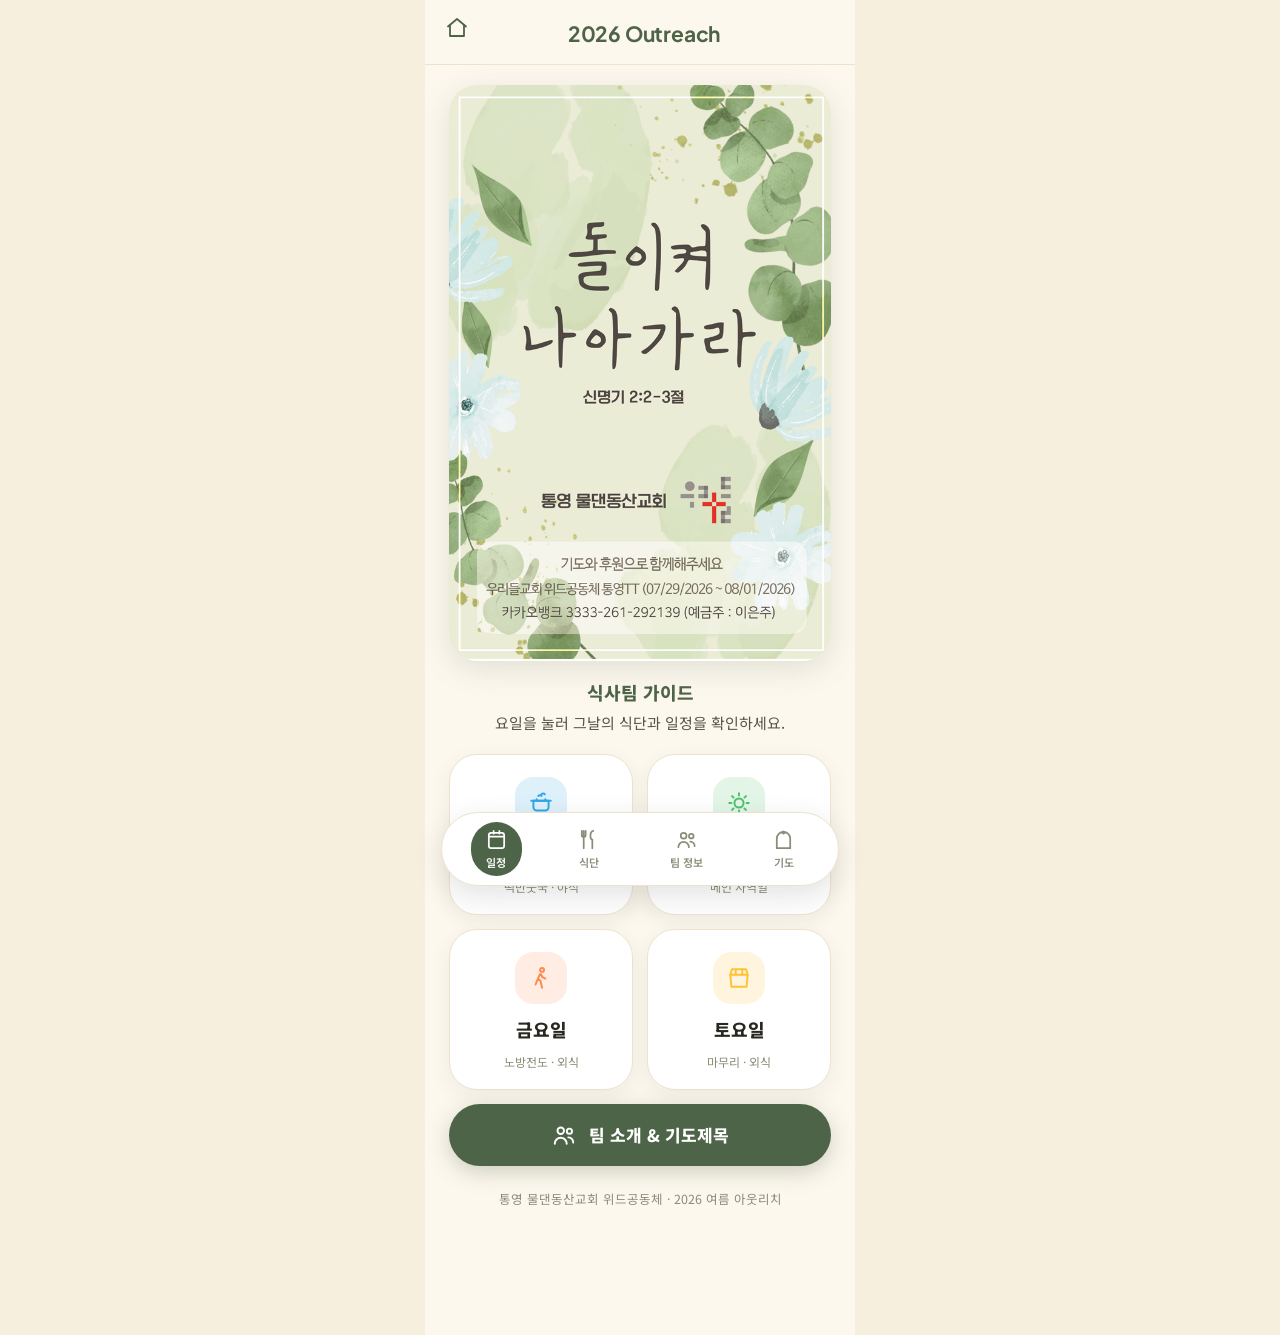
<file: index.html>
<!doctype html><html lang="ko"><head><meta charset="utf-8">
<meta name="viewport" content="width=device-width,initial-scale=1,maximum-scale=1,viewport-fit=cover">
<title>통영 아웃리치 식사팀 가이드</title>
<link rel="preconnect" href="https://fonts.googleapis.com">
<link rel="preconnect" href="https://fonts.gstatic.com" crossorigin>
<link href="https://fonts.googleapis.com/css2?family=Noto+Sans+KR:wght@400;500;700;800;900&family=Plus+Jakarta+Sans:wght@600;700&display=swap" rel="stylesheet">
<link rel="stylesheet" href="assets/style.css">
</head><body><div class="app">
<div class="topbar"><a class="hb" href="index.html"><svg viewBox="0 0 24 24" fill="none" stroke="currentColor" stroke-width="1.8" stroke-linecap="round" stroke-linejoin="round"><path d="M3 10.5 12 3l9 7.5"/><path d="M5 9.5V20h14V9.5"/></svg></a><h1>2026 Outreach</h1></div>
<div class="page">
  <div class="hero"><img src="assets/poster.png" alt="2026 통영 아웃리치 포스터 — 돌이켜 나아가라"></div>
  <div class="welcome"><b>식사팀 가이드</b>요일을 눌러 그날의 식단과 일정을 확인하세요.</div>
  <div class="grid">
    <a class="tile" style="--c:var(--wed)" href="wed.html">
   <span class="ti"><svg viewBox="0 0 24 24" fill="none" stroke="currentColor" stroke-width="1.8" stroke-linecap="round" stroke-linejoin="round"><path d="M5 10h14v6a3 3 0 0 1-3 3H8a3 3 0 0 1-3-3z"/><path d="M3 10h18M8 10V8.5M16 10V8.5M9.5 5.5c.6-1 2.4-1 3 0M12.5 4c.6-1 2.4-1 3 0"/></svg></span><span class="tl">수요일</span>
   <span class="ts">떡만둣국 · 야식</span></a><a class="tile" style="--c:var(--thu)" href="thu.html">
   <span class="ti"><svg viewBox="0 0 24 24" fill="none" stroke="currentColor" stroke-width="1.8" stroke-linecap="round" stroke-linejoin="round"><circle cx="12" cy="12" r="4.2"/><path d="M12 3v2M12 19v2M3 12h2M19 12h2M5.6 5.6l1.4 1.4M17 17l1.4 1.4M18.4 5.6 17 7M7 17l-1.4 1.4"/></svg></span><span class="tl">목요일</span>
   <span class="ts">메인 사역일</span></a><a class="tile" style="--c:var(--fri)" href="fri.html">
   <span class="ti"><svg viewBox="0 0 24 24" fill="none" stroke="currentColor" stroke-width="1.8" stroke-linecap="round" stroke-linejoin="round"><circle cx="13" cy="4.5" r="1.8"/><path d="M11 8.5 9 13l2.5 1.5L13 21M13 11l3 1.5M9 13l-2 5M13 11l-1-2.5"/></svg></span><span class="tl">금요일</span>
   <span class="ts">노방전도 · 외식</span></a><a class="tile" style="--c:var(--sat)" href="sat.html">
   <span class="ti"><svg viewBox="0 0 24 24" fill="none" stroke="currentColor" stroke-width="1.8" stroke-linecap="round" stroke-linejoin="round"><path d="M4 9h16l-1 11H5z" /><path d="M4 9 5.5 4h13L20 9M9 9V4.5M15 9V4.5"/></svg></span><span class="tl">토요일</span>
   <span class="ts">마무리 · 외식</span></a>
    <a class="tile tile-wide" href="team.html"><span class="ti"><svg viewBox="0 0 24 24" fill="none" stroke="currentColor" stroke-width="1.8" stroke-linecap="round" stroke-linejoin="round"><circle cx="9" cy="8" r="3"/><path d="M3.5 20a5.5 5.5 0 0 1 11 0"/><circle cx="17" cy="8.5" r="2.4"/><path d="M16 14.2A4.6 4.6 0 0 1 20.5 19"/></svg></span><span class="tl">팀 소개 & 기도제목</span></a>
  </div>
  <div class="foot">통영 물댄동산교회 위드공동체 · 2026 여름 아웃리치</div>
</div>
<nav class="tabbar"><a class="tab active" href="index.html"><svg viewBox="0 0 24 24" fill="none" stroke="currentColor" stroke-width="1.8" stroke-linecap="round" stroke-linejoin="round"><rect x="4" y="5" width="16" height="16" rx="2.5"/><path d="M4 9h16M9 3v3M15 3v3"/></svg><span>일정</span></a><a class="tab" href="wed.html"><svg viewBox="0 0 24 24" fill="none" stroke="currentColor" stroke-width="1.8" stroke-linecap="round" stroke-linejoin="round"><path d="M7 3v7M5 3v4.5a2 2 0 0 0 4 0V3M7 10v11"/><path d="M17 3c-1.7 0-3 2-3 5s1 4 2 4v9"/></svg><span>식단</span></a><a class="tab" href="team.html"><svg viewBox="0 0 24 24" fill="none" stroke="currentColor" stroke-width="1.8" stroke-linecap="round" stroke-linejoin="round"><circle cx="9" cy="8" r="3"/><path d="M3.5 20a5.5 5.5 0 0 1 11 0"/><circle cx="17" cy="8.5" r="2.4"/><path d="M16 14.2A4.6 4.6 0 0 1 20.5 19"/></svg><span>팀 정보</span></a><a class="tab" href="team.html#prayer"><svg viewBox="0 0 24 24" fill="none" stroke="currentColor" stroke-width="1.8" stroke-linecap="round" stroke-linejoin="round"><path d="M5 21V11a7 7 0 0 1 14 0v10"/><path d="M5 21h14M12 3.5V6M10.5 5h3"/></svg><span>기도</span></a></nav>
</div></body></html>
</file>
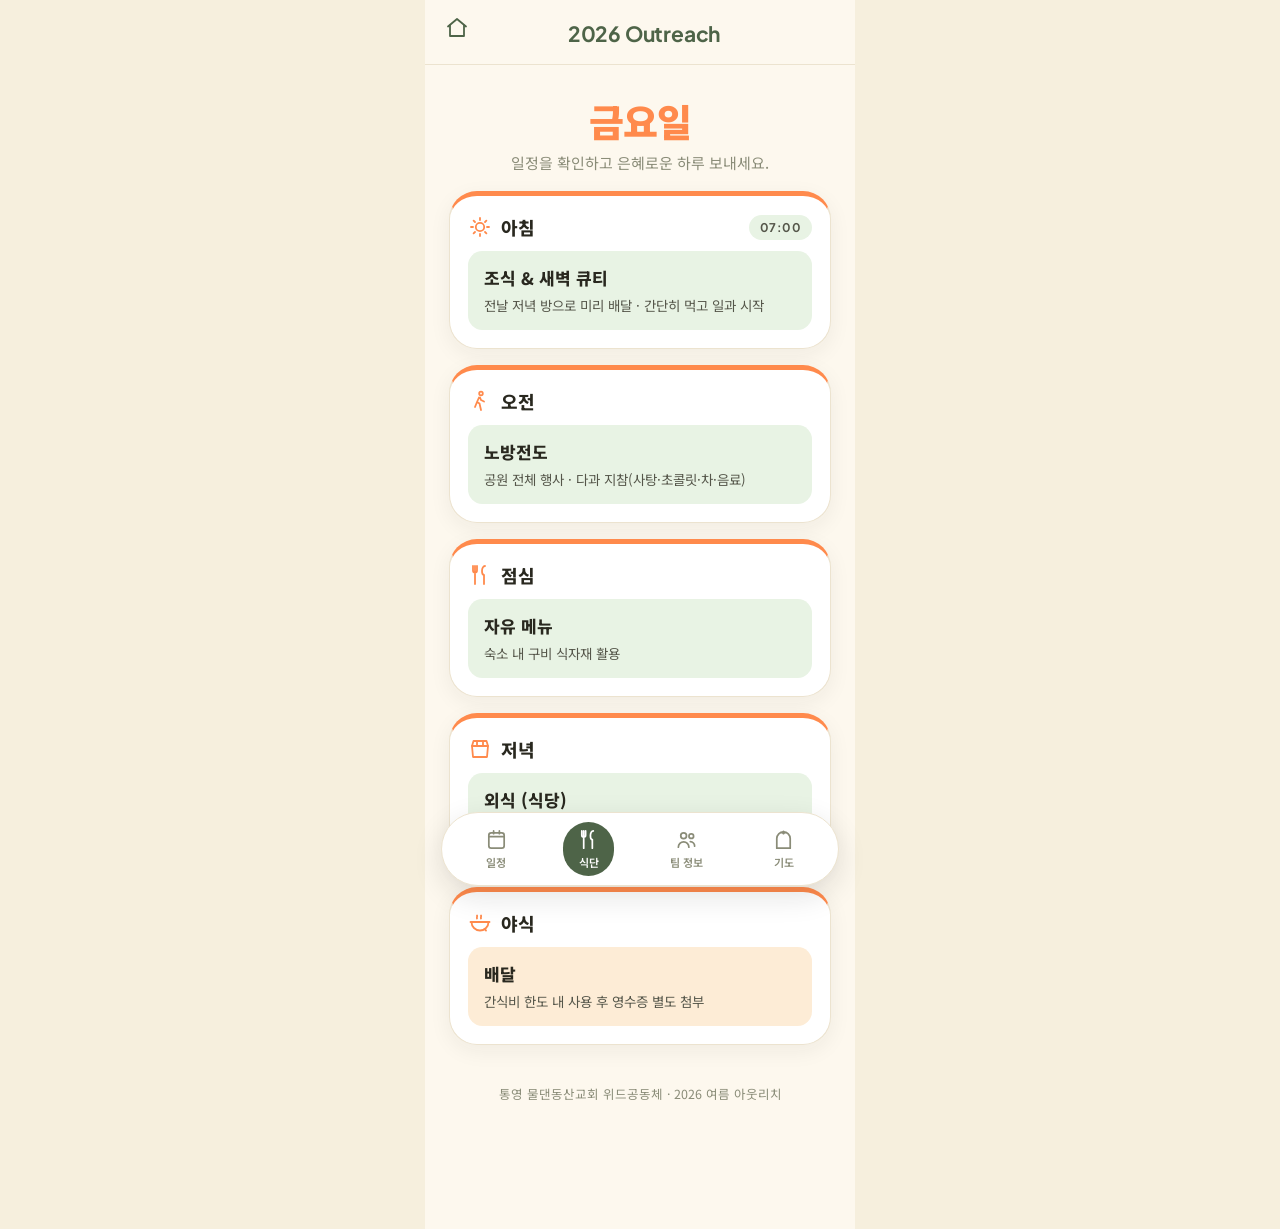
<file: fri.html>
<!doctype html><html lang="ko"><head><meta charset="utf-8">
<meta name="viewport" content="width=device-width,initial-scale=1,maximum-scale=1,viewport-fit=cover">
<title>금요일 · 2026 Outreach</title>
<link rel="preconnect" href="https://fonts.googleapis.com">
<link rel="preconnect" href="https://fonts.gstatic.com" crossorigin>
<link href="https://fonts.googleapis.com/css2?family=Noto+Sans+KR:wght@400;500;700;800;900&family=Plus+Jakarta+Sans:wght@600;700&display=swap" rel="stylesheet">
<link rel="stylesheet" href="assets/style.css">
</head><body><div class="app">
<div class="topbar"><a class="hb" href="index.html"><svg viewBox="0 0 24 24" fill="none" stroke="currentColor" stroke-width="1.8" stroke-linecap="round" stroke-linejoin="round"><path d="M3 10.5 12 3l9 7.5"/><path d="M5 9.5V20h14V9.5"/></svg></a><h1>2026 Outreach</h1></div>
<div class="page" style="--c:var(--fri)">
  <div class="dayhead"><div class="dt">금요일</div><div class="ds">일정을 확인하고 은혜로운 하루 보내세요.</div></div>
  <div class="mcard" style="--c:var(--fri)">
  <div class="mhead"><span class="mi"><svg viewBox="0 0 24 24" fill="none" stroke="currentColor" stroke-width="1.8" stroke-linecap="round" stroke-linejoin="round"><circle cx="12" cy="12" r="4.2"/><path d="M12 3v2M12 19v2M3 12h2M19 12h2M5.6 5.6l1.4 1.4M17 17l1.4 1.4M18.4 5.6 17 7M7 17l-1.4 1.4"/></svg></span><span class="ml">아침</span><span class="mt">07:00</span></div>
  <div class="inner"><span class="dish">조식 & 새벽 큐티</span><div class="memo">전날 저녁 방으로 미리 배달 · 간단히 먹고 일과 시작</div></div>
</div><div class="mcard" style="--c:var(--fri)">
  <div class="mhead"><span class="mi"><svg viewBox="0 0 24 24" fill="none" stroke="currentColor" stroke-width="1.8" stroke-linecap="round" stroke-linejoin="round"><circle cx="13" cy="4.5" r="1.8"/><path d="M11 8.5 9 13l2.5 1.5L13 21M13 11l3 1.5M9 13l-2 5M13 11l-1-2.5"/></svg></span><span class="ml">오전</span></div>
  <div class="inner"><span class="dish">노방전도</span><div class="memo">공원 전체 행사 · 다과 지참(사탕·초콜릿·차·음료)</div></div>
</div><div class="mcard" style="--c:var(--fri)">
  <div class="mhead"><span class="mi"><svg viewBox="0 0 24 24" fill="none" stroke="currentColor" stroke-width="1.8" stroke-linecap="round" stroke-linejoin="round"><path d="M7 3v7M5 3v4.5a2 2 0 0 0 4 0V3M7 10v11"/><path d="M17 3c-1.7 0-3 2-3 5s1 4 2 4v9"/></svg></span><span class="ml">점심</span></div>
  <div class="inner"><span class="dish">자유 메뉴</span><div class="memo">숙소 내 구비 식자재 활용</div></div>
</div><div class="mcard" style="--c:var(--fri)">
  <div class="mhead"><span class="mi"><svg viewBox="0 0 24 24" fill="none" stroke="currentColor" stroke-width="1.8" stroke-linecap="round" stroke-linejoin="round"><path d="M4 9h16l-1 11H5z" /><path d="M4 9 5.5 4h13L20 9M9 9V4.5M15 9V4.5"/></svg></span><span class="ml">저녁</span></div>
  <div class="inner"><span class="dish">외식 (식당)</span><div class="memo">식당 장소 및 메뉴 선정 완료 필요</div></div>
</div><div class="mcard" style="--c:var(--fri)">
  <div class="mhead"><span class="mi"><svg viewBox="0 0 24 24" fill="none" stroke="currentColor" stroke-width="1.8" stroke-linecap="round" stroke-linejoin="round"><path d="M3.5 11h17a8.5 8.5 0 0 1-17 0z"/><path d="M2.5 11h19M9 7.5c-.5-1 .5-2 0-3M13 7.5c-.5-1 .5-2 0-3M16.5 18l1.5 1.5"/></svg></span><span class="ml">야식</span></div>
  <div class="inner warm"><span class="dish">배달</span><div class="memo">간식비 한도 내 사용 후 영수증 별도 첨부</div></div>
</div>
  <div class="foot">통영 물댄동산교회 위드공동체 · 2026 여름 아웃리치</div>
</div>
<nav class="tabbar"><a class="tab" href="index.html"><svg viewBox="0 0 24 24" fill="none" stroke="currentColor" stroke-width="1.8" stroke-linecap="round" stroke-linejoin="round"><rect x="4" y="5" width="16" height="16" rx="2.5"/><path d="M4 9h16M9 3v3M15 3v3"/></svg><span>일정</span></a><a class="tab active" href="wed.html"><svg viewBox="0 0 24 24" fill="none" stroke="currentColor" stroke-width="1.8" stroke-linecap="round" stroke-linejoin="round"><path d="M7 3v7M5 3v4.5a2 2 0 0 0 4 0V3M7 10v11"/><path d="M17 3c-1.7 0-3 2-3 5s1 4 2 4v9"/></svg><span>식단</span></a><a class="tab" href="team.html"><svg viewBox="0 0 24 24" fill="none" stroke="currentColor" stroke-width="1.8" stroke-linecap="round" stroke-linejoin="round"><circle cx="9" cy="8" r="3"/><path d="M3.5 20a5.5 5.5 0 0 1 11 0"/><circle cx="17" cy="8.5" r="2.4"/><path d="M16 14.2A4.6 4.6 0 0 1 20.5 19"/></svg><span>팀 정보</span></a><a class="tab" href="team.html#prayer"><svg viewBox="0 0 24 24" fill="none" stroke="currentColor" stroke-width="1.8" stroke-linecap="round" stroke-linejoin="round"><path d="M5 21V11a7 7 0 0 1 14 0v10"/><path d="M5 21h14M12 3.5V6M10.5 5h3"/></svg><span>기도</span></a></nav>
</div></body></html>
</file>
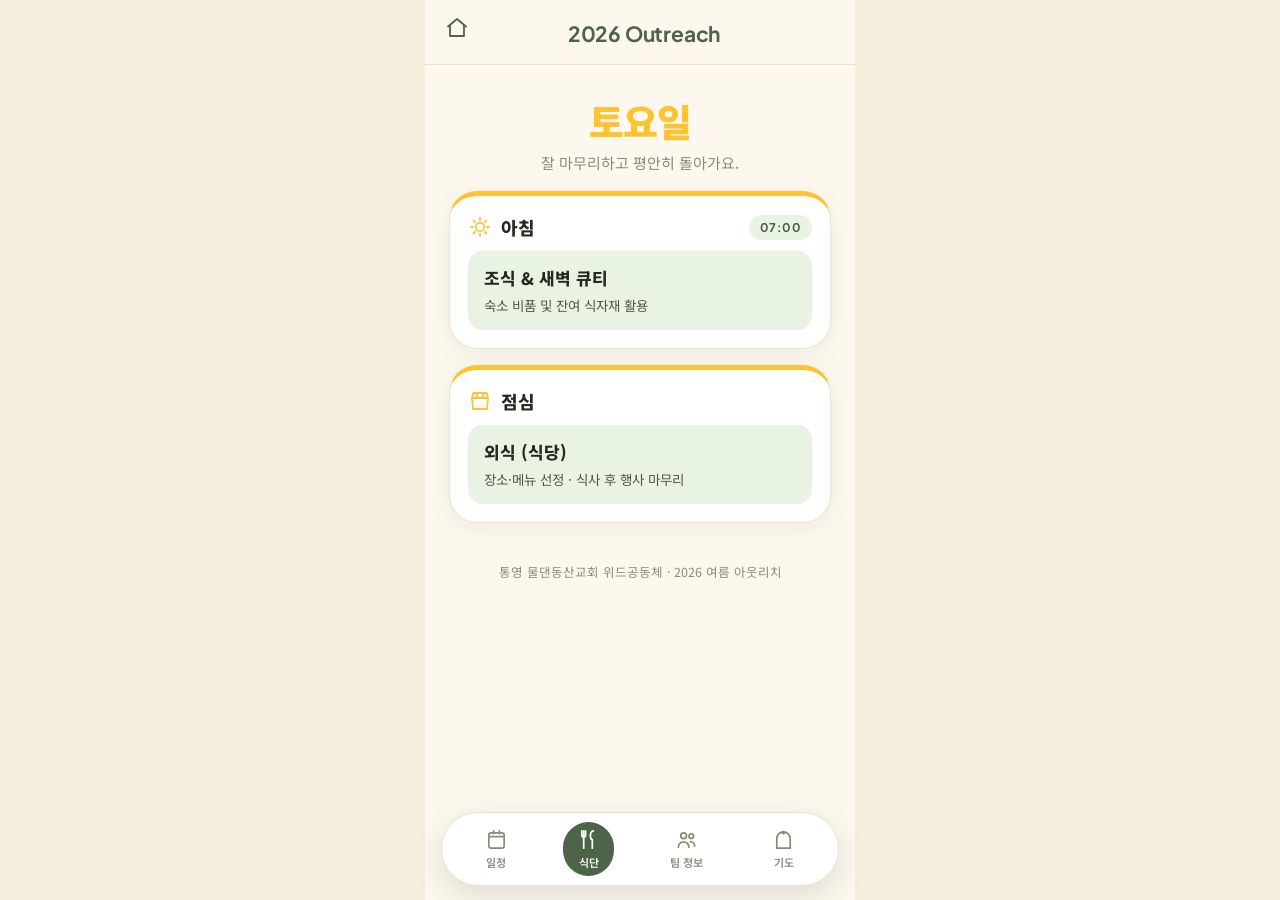
<file: sat.html>
<!doctype html><html lang="ko"><head><meta charset="utf-8">
<meta name="viewport" content="width=device-width,initial-scale=1,maximum-scale=1,viewport-fit=cover">
<title>토요일 · 2026 Outreach</title>
<link rel="preconnect" href="https://fonts.googleapis.com">
<link rel="preconnect" href="https://fonts.gstatic.com" crossorigin>
<link href="https://fonts.googleapis.com/css2?family=Noto+Sans+KR:wght@400;500;700;800;900&family=Plus+Jakarta+Sans:wght@600;700&display=swap" rel="stylesheet">
<link rel="stylesheet" href="assets/style.css">
</head><body><div class="app">
<div class="topbar"><a class="hb" href="index.html"><svg viewBox="0 0 24 24" fill="none" stroke="currentColor" stroke-width="1.8" stroke-linecap="round" stroke-linejoin="round"><path d="M3 10.5 12 3l9 7.5"/><path d="M5 9.5V20h14V9.5"/></svg></a><h1>2026 Outreach</h1></div>
<div class="page" style="--c:var(--sat)">
  <div class="dayhead"><div class="dt">토요일</div><div class="ds">잘 마무리하고 평안히 돌아가요.</div></div>
  <div class="mcard" style="--c:var(--sat)">
  <div class="mhead"><span class="mi"><svg viewBox="0 0 24 24" fill="none" stroke="currentColor" stroke-width="1.8" stroke-linecap="round" stroke-linejoin="round"><circle cx="12" cy="12" r="4.2"/><path d="M12 3v2M12 19v2M3 12h2M19 12h2M5.6 5.6l1.4 1.4M17 17l1.4 1.4M18.4 5.6 17 7M7 17l-1.4 1.4"/></svg></span><span class="ml">아침</span><span class="mt">07:00</span></div>
  <div class="inner"><span class="dish">조식 & 새벽 큐티</span><div class="memo">숙소 비품 및 잔여 식자재 활용</div></div>
</div><div class="mcard" style="--c:var(--sat)">
  <div class="mhead"><span class="mi"><svg viewBox="0 0 24 24" fill="none" stroke="currentColor" stroke-width="1.8" stroke-linecap="round" stroke-linejoin="round"><path d="M4 9h16l-1 11H5z" /><path d="M4 9 5.5 4h13L20 9M9 9V4.5M15 9V4.5"/></svg></span><span class="ml">점심</span></div>
  <div class="inner"><span class="dish">외식 (식당)</span><div class="memo">장소·메뉴 선정 · 식사 후 행사 마무리</div></div>
</div>
  <div class="foot">통영 물댄동산교회 위드공동체 · 2026 여름 아웃리치</div>
</div>
<nav class="tabbar"><a class="tab" href="index.html"><svg viewBox="0 0 24 24" fill="none" stroke="currentColor" stroke-width="1.8" stroke-linecap="round" stroke-linejoin="round"><rect x="4" y="5" width="16" height="16" rx="2.5"/><path d="M4 9h16M9 3v3M15 3v3"/></svg><span>일정</span></a><a class="tab active" href="wed.html"><svg viewBox="0 0 24 24" fill="none" stroke="currentColor" stroke-width="1.8" stroke-linecap="round" stroke-linejoin="round"><path d="M7 3v7M5 3v4.5a2 2 0 0 0 4 0V3M7 10v11"/><path d="M17 3c-1.7 0-3 2-3 5s1 4 2 4v9"/></svg><span>식단</span></a><a class="tab" href="team.html"><svg viewBox="0 0 24 24" fill="none" stroke="currentColor" stroke-width="1.8" stroke-linecap="round" stroke-linejoin="round"><circle cx="9" cy="8" r="3"/><path d="M3.5 20a5.5 5.5 0 0 1 11 0"/><circle cx="17" cy="8.5" r="2.4"/><path d="M16 14.2A4.6 4.6 0 0 1 20.5 19"/></svg><span>팀 정보</span></a><a class="tab" href="team.html#prayer"><svg viewBox="0 0 24 24" fill="none" stroke="currentColor" stroke-width="1.8" stroke-linecap="round" stroke-linejoin="round"><path d="M5 21V11a7 7 0 0 1 14 0v10"/><path d="M5 21h14M12 3.5V6M10.5 5h3"/></svg><span>기도</span></a></nav>
</div></body></html>
</file>
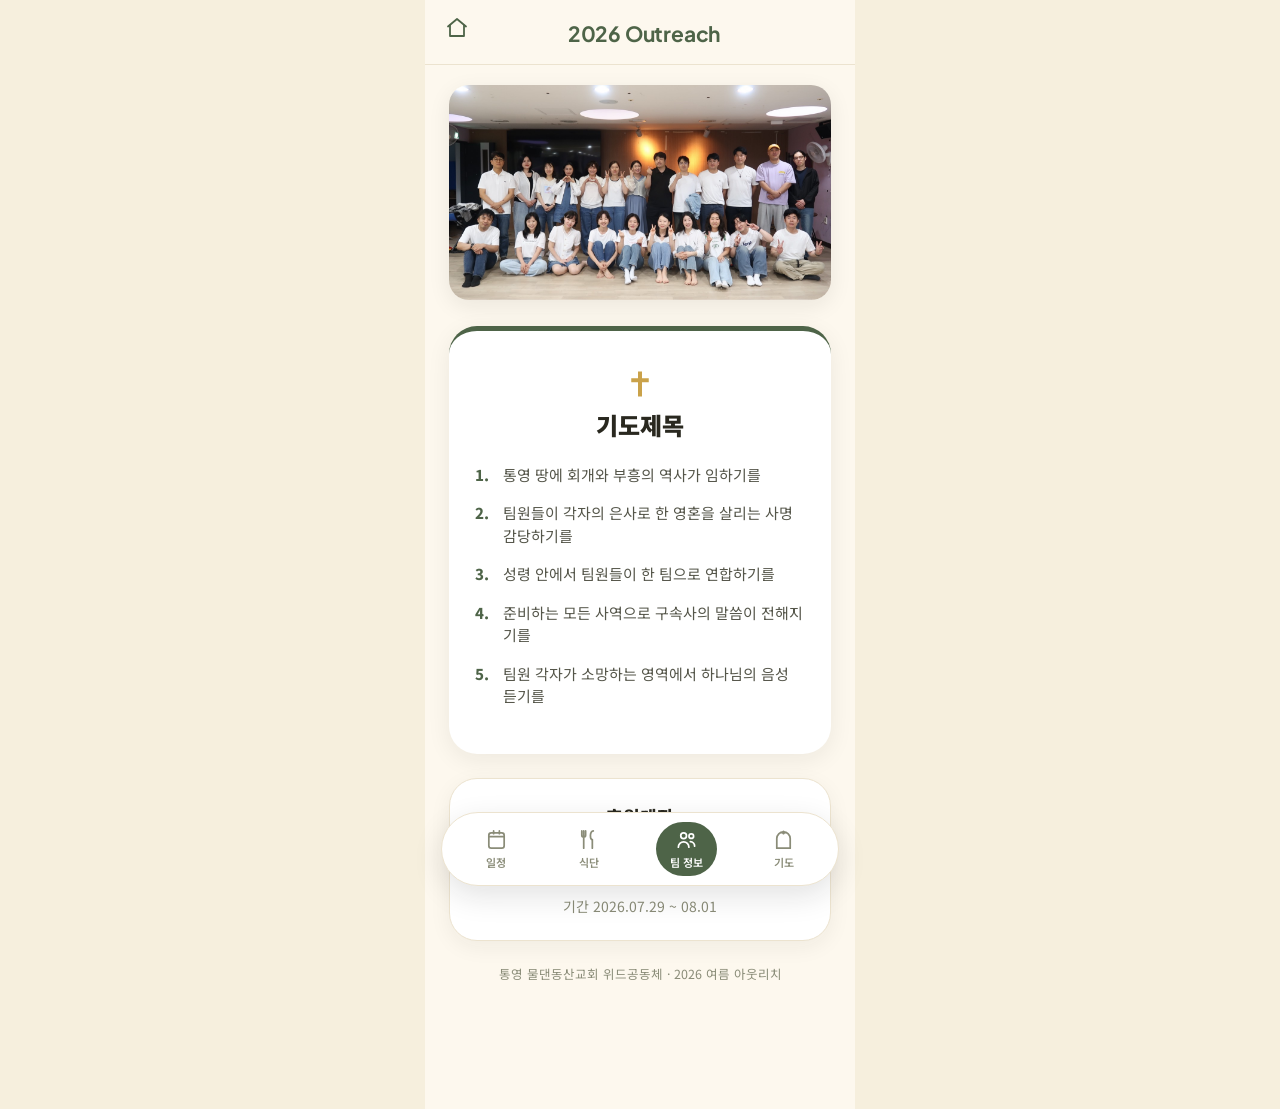
<file: team.html>
<!doctype html><html lang="ko"><head><meta charset="utf-8">
<meta name="viewport" content="width=device-width,initial-scale=1,maximum-scale=1,viewport-fit=cover">
<title>팀 소개 & 기도제목 · 2026 Outreach</title>
<link rel="preconnect" href="https://fonts.googleapis.com">
<link rel="preconnect" href="https://fonts.gstatic.com" crossorigin>
<link href="https://fonts.googleapis.com/css2?family=Noto+Sans+KR:wght@400;500;700;800;900&family=Plus+Jakarta+Sans:wght@600;700&display=swap" rel="stylesheet">
<link rel="stylesheet" href="assets/style.css">
</head><body><div class="app">
<div class="topbar"><a class="hb" href="index.html"><svg viewBox="0 0 24 24" fill="none" stroke="currentColor" stroke-width="1.8" stroke-linecap="round" stroke-linejoin="round"><path d="M3 10.5 12 3l9 7.5"/><path d="M5 9.5V20h14V9.5"/></svg></a><h1>2026 Outreach</h1></div>
<div class="page">
  <img class="teamphoto" src="assets/team.jpg" alt="2026 통영 아웃리치 식사팀 단체사진">
  <div class="archcard" id="prayer">
    <div class="cross"><svg viewBox="0 0 24 24" fill="currentColor"><path d="M10.4 2h3.2v5.4H19v3.2h-5.4V22h-3.2V10.6H5V7.4h5.4z"/></svg></div>
    <h2>기도제목</h2>
    <ol class="prayers"><li>통영 땅에 회개와 부흥의 역사가 임하기를</li><li>팀원들이 각자의 은사로 한 영혼을 살리는 사명 감당하기를</li><li>성령 안에서 팀원들이 한 팀으로 연합하기를</li><li>준비하는 모든 사역으로 구속사의 말씀이 전해지기를</li><li>팀원 각자가 소망하는 영역에서 하나님의 음성 듣기를</li></ol>
  </div>
  <div class="support">
    <h3>후원계좌</h3>
    <div class="acc">카카오뱅크 3333-261-292139</div>
    <div class="nm">(예금주 이은주)</div>
    <div class="pd">기간 2026.07.29 ~ 08.01</div>
  </div>
  <div class="foot">통영 물댄동산교회 위드공동체 · 2026 여름 아웃리치</div>
</div>
<nav class="tabbar"><a class="tab" href="index.html"><svg viewBox="0 0 24 24" fill="none" stroke="currentColor" stroke-width="1.8" stroke-linecap="round" stroke-linejoin="round"><rect x="4" y="5" width="16" height="16" rx="2.5"/><path d="M4 9h16M9 3v3M15 3v3"/></svg><span>일정</span></a><a class="tab" href="wed.html"><svg viewBox="0 0 24 24" fill="none" stroke="currentColor" stroke-width="1.8" stroke-linecap="round" stroke-linejoin="round"><path d="M7 3v7M5 3v4.5a2 2 0 0 0 4 0V3M7 10v11"/><path d="M17 3c-1.7 0-3 2-3 5s1 4 2 4v9"/></svg><span>식단</span></a><a class="tab active" href="team.html"><svg viewBox="0 0 24 24" fill="none" stroke="currentColor" stroke-width="1.8" stroke-linecap="round" stroke-linejoin="round"><circle cx="9" cy="8" r="3"/><path d="M3.5 20a5.5 5.5 0 0 1 11 0"/><circle cx="17" cy="8.5" r="2.4"/><path d="M16 14.2A4.6 4.6 0 0 1 20.5 19"/></svg><span>팀 정보</span></a><a class="tab" href="team.html#prayer"><svg viewBox="0 0 24 24" fill="none" stroke="currentColor" stroke-width="1.8" stroke-linecap="round" stroke-linejoin="round"><path d="M5 21V11a7 7 0 0 1 14 0v10"/><path d="M5 21h14M12 3.5V6M10.5 5h3"/></svg><span>기도</span></a></nav>
</div></body></html>
</file>
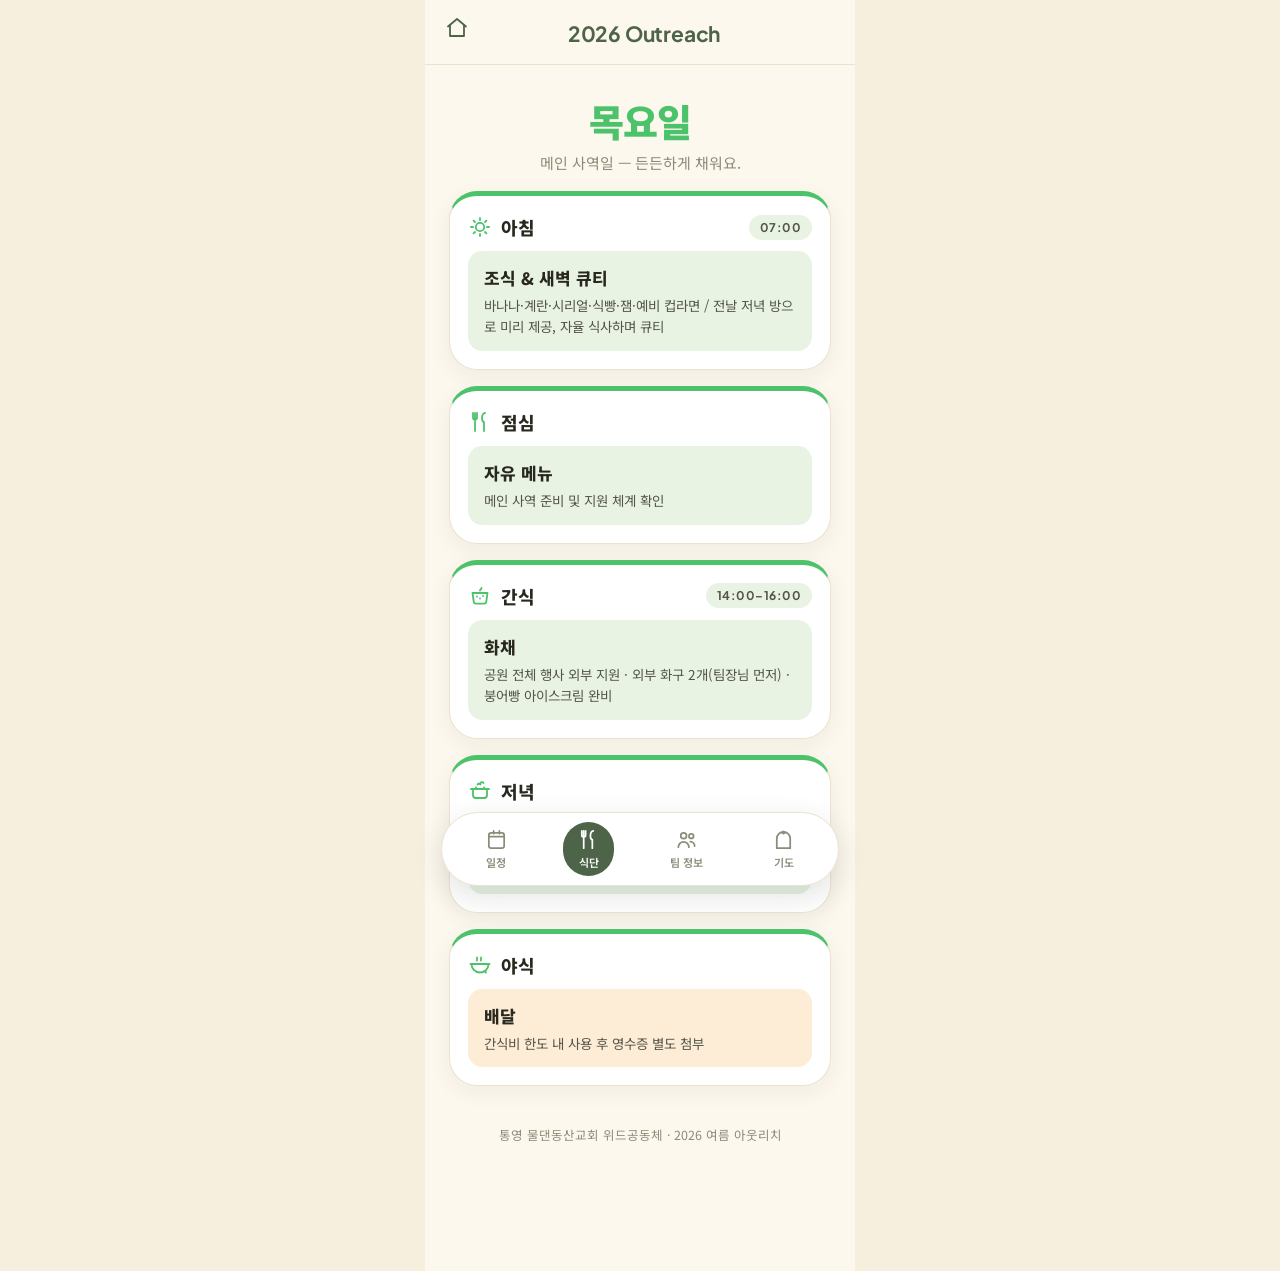
<file: thu.html>
<!doctype html><html lang="ko"><head><meta charset="utf-8">
<meta name="viewport" content="width=device-width,initial-scale=1,maximum-scale=1,viewport-fit=cover">
<title>목요일 · 2026 Outreach</title>
<link rel="preconnect" href="https://fonts.googleapis.com">
<link rel="preconnect" href="https://fonts.gstatic.com" crossorigin>
<link href="https://fonts.googleapis.com/css2?family=Noto+Sans+KR:wght@400;500;700;800;900&family=Plus+Jakarta+Sans:wght@600;700&display=swap" rel="stylesheet">
<link rel="stylesheet" href="assets/style.css">
</head><body><div class="app">
<div class="topbar"><a class="hb" href="index.html"><svg viewBox="0 0 24 24" fill="none" stroke="currentColor" stroke-width="1.8" stroke-linecap="round" stroke-linejoin="round"><path d="M3 10.5 12 3l9 7.5"/><path d="M5 9.5V20h14V9.5"/></svg></a><h1>2026 Outreach</h1></div>
<div class="page" style="--c:var(--thu)">
  <div class="dayhead"><div class="dt">목요일</div><div class="ds">메인 사역일 — 든든하게 채워요.</div></div>
  <div class="mcard" style="--c:var(--thu)">
  <div class="mhead"><span class="mi"><svg viewBox="0 0 24 24" fill="none" stroke="currentColor" stroke-width="1.8" stroke-linecap="round" stroke-linejoin="round"><circle cx="12" cy="12" r="4.2"/><path d="M12 3v2M12 19v2M3 12h2M19 12h2M5.6 5.6l1.4 1.4M17 17l1.4 1.4M18.4 5.6 17 7M7 17l-1.4 1.4"/></svg></span><span class="ml">아침</span><span class="mt">07:00</span></div>
  <div class="inner"><span class="dish">조식 & 새벽 큐티</span><div class="memo">바나나·계란·시리얼·식빵·잼·예비 컵라면 / 전날 저녁 방으로 미리 제공, 자율 식사하며 큐티</div></div>
</div><div class="mcard" style="--c:var(--thu)">
  <div class="mhead"><span class="mi"><svg viewBox="0 0 24 24" fill="none" stroke="currentColor" stroke-width="1.8" stroke-linecap="round" stroke-linejoin="round"><path d="M7 3v7M5 3v4.5a2 2 0 0 0 4 0V3M7 10v11"/><path d="M17 3c-1.7 0-3 2-3 5s1 4 2 4v9"/></svg></span><span class="ml">점심</span></div>
  <div class="inner"><span class="dish">자유 메뉴</span><div class="memo">메인 사역 준비 및 지원 체계 확인</div></div>
</div><div class="mcard" style="--c:var(--thu)">
  <div class="mhead"><span class="mi"><svg viewBox="0 0 24 24" fill="none" stroke="currentColor" stroke-width="1.8" stroke-linecap="round" stroke-linejoin="round"><path d="M4.5 9h15l-1.3 9a2 2 0 0 1-2 1.7H7.8a2 2 0 0 1-2-1.7z"/><path d="M9 12.5h.01M12 14.5h.01M15 12h.01M12 6.5c0-1 1.5-1.5 1.5-2.5"/></svg></span><span class="ml">간식</span><span class="mt">14:00–16:00</span></div>
  <div class="inner"><span class="dish">화채</span><div class="memo">공원 전체 행사 외부 지원 · 외부 화구 2개(팀장님 먼저) · 붕어빵 아이스크림 완비</div></div>
</div><div class="mcard" style="--c:var(--thu)">
  <div class="mhead"><span class="mi"><svg viewBox="0 0 24 24" fill="none" stroke="currentColor" stroke-width="1.8" stroke-linecap="round" stroke-linejoin="round"><path d="M5 10h14v6a3 3 0 0 1-3 3H8a3 3 0 0 1-3-3z"/><path d="M3 10h18M8 10V8.5M16 10V8.5M9.5 5.5c.6-1 2.4-1 3 0M12.5 4c.6-1 2.4-1 3 0"/></svg></span><span class="ml">저녁</span></div>
  <div class="inner"><span class="dish">푸짐한 저녁 식사</span><div class="memo">내부 인덕션 1개 + 외부 화구 활용 · 간단한 데코레이션</div></div>
</div><div class="mcard" style="--c:var(--thu)">
  <div class="mhead"><span class="mi"><svg viewBox="0 0 24 24" fill="none" stroke="currentColor" stroke-width="1.8" stroke-linecap="round" stroke-linejoin="round"><path d="M3.5 11h17a8.5 8.5 0 0 1-17 0z"/><path d="M2.5 11h19M9 7.5c-.5-1 .5-2 0-3M13 7.5c-.5-1 .5-2 0-3M16.5 18l1.5 1.5"/></svg></span><span class="ml">야식</span></div>
  <div class="inner warm"><span class="dish">배달</span><div class="memo">간식비 한도 내 사용 후 영수증 별도 첨부</div></div>
</div>
  <div class="foot">통영 물댄동산교회 위드공동체 · 2026 여름 아웃리치</div>
</div>
<nav class="tabbar"><a class="tab" href="index.html"><svg viewBox="0 0 24 24" fill="none" stroke="currentColor" stroke-width="1.8" stroke-linecap="round" stroke-linejoin="round"><rect x="4" y="5" width="16" height="16" rx="2.5"/><path d="M4 9h16M9 3v3M15 3v3"/></svg><span>일정</span></a><a class="tab active" href="wed.html"><svg viewBox="0 0 24 24" fill="none" stroke="currentColor" stroke-width="1.8" stroke-linecap="round" stroke-linejoin="round"><path d="M7 3v7M5 3v4.5a2 2 0 0 0 4 0V3M7 10v11"/><path d="M17 3c-1.7 0-3 2-3 5s1 4 2 4v9"/></svg><span>식단</span></a><a class="tab" href="team.html"><svg viewBox="0 0 24 24" fill="none" stroke="currentColor" stroke-width="1.8" stroke-linecap="round" stroke-linejoin="round"><circle cx="9" cy="8" r="3"/><path d="M3.5 20a5.5 5.5 0 0 1 11 0"/><circle cx="17" cy="8.5" r="2.4"/><path d="M16 14.2A4.6 4.6 0 0 1 20.5 19"/></svg><span>팀 정보</span></a><a class="tab" href="team.html#prayer"><svg viewBox="0 0 24 24" fill="none" stroke="currentColor" stroke-width="1.8" stroke-linecap="round" stroke-linejoin="round"><path d="M5 21V11a7 7 0 0 1 14 0v10"/><path d="M5 21h14M12 3.5V6M10.5 5h3"/></svg><span>기도</span></a></nav>
</div></body></html>
</file>
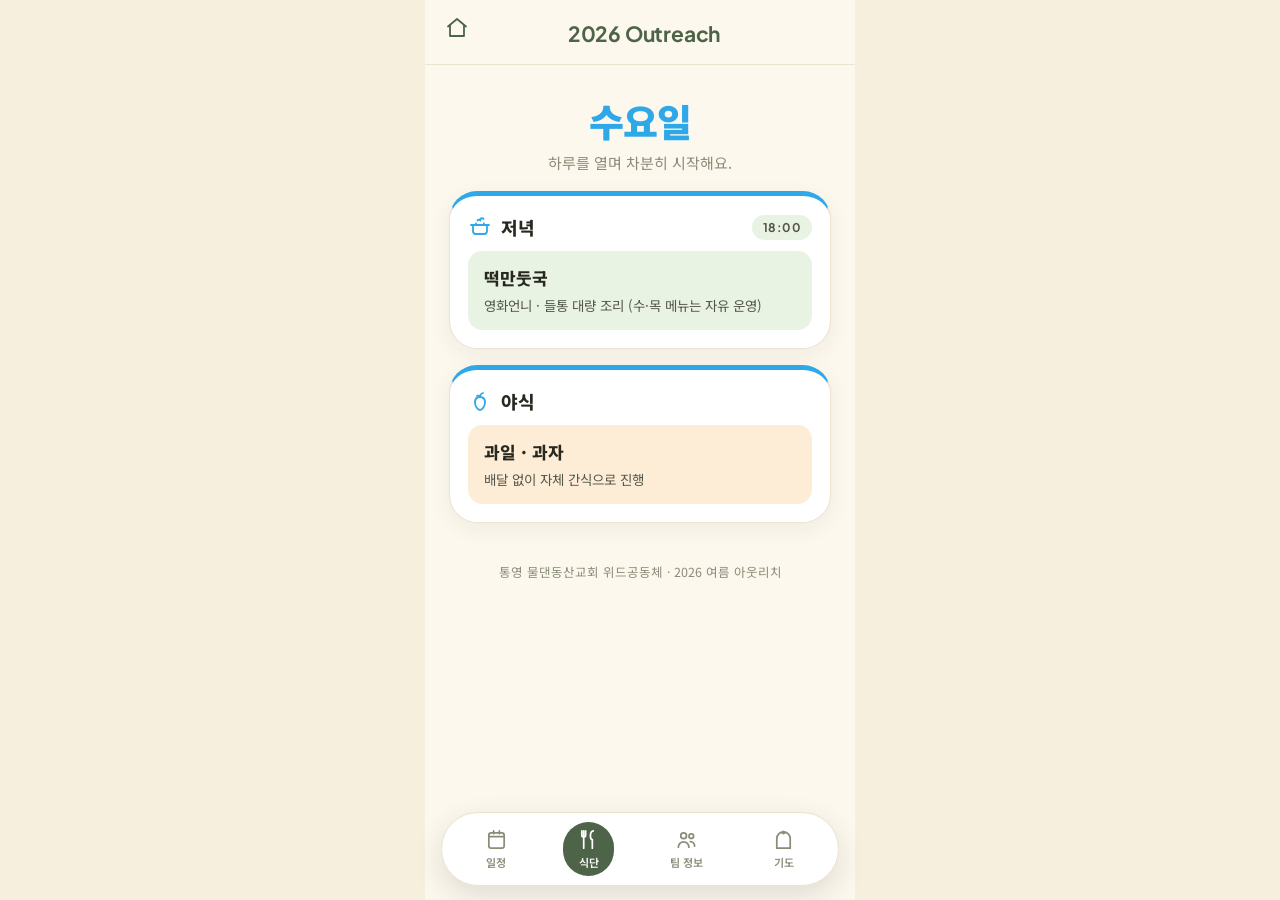
<file: wed.html>
<!doctype html><html lang="ko"><head><meta charset="utf-8">
<meta name="viewport" content="width=device-width,initial-scale=1,maximum-scale=1,viewport-fit=cover">
<title>수요일 · 2026 Outreach</title>
<link rel="preconnect" href="https://fonts.googleapis.com">
<link rel="preconnect" href="https://fonts.gstatic.com" crossorigin>
<link href="https://fonts.googleapis.com/css2?family=Noto+Sans+KR:wght@400;500;700;800;900&family=Plus+Jakarta+Sans:wght@600;700&display=swap" rel="stylesheet">
<link rel="stylesheet" href="assets/style.css">
</head><body><div class="app">
<div class="topbar"><a class="hb" href="index.html"><svg viewBox="0 0 24 24" fill="none" stroke="currentColor" stroke-width="1.8" stroke-linecap="round" stroke-linejoin="round"><path d="M3 10.5 12 3l9 7.5"/><path d="M5 9.5V20h14V9.5"/></svg></a><h1>2026 Outreach</h1></div>
<div class="page" style="--c:var(--wed)">
  <div class="dayhead"><div class="dt">수요일</div><div class="ds">하루를 열며 차분히 시작해요.</div></div>
  <div class="mcard" style="--c:var(--wed)">
  <div class="mhead"><span class="mi"><svg viewBox="0 0 24 24" fill="none" stroke="currentColor" stroke-width="1.8" stroke-linecap="round" stroke-linejoin="round"><path d="M5 10h14v6a3 3 0 0 1-3 3H8a3 3 0 0 1-3-3z"/><path d="M3 10h18M8 10V8.5M16 10V8.5M9.5 5.5c.6-1 2.4-1 3 0M12.5 4c.6-1 2.4-1 3 0"/></svg></span><span class="ml">저녁</span><span class="mt">18:00</span></div>
  <div class="inner"><span class="dish">떡만둣국</span><div class="memo">영화언니 · 들통 대량 조리 (수·목 메뉴는 자유 운영)</div></div>
</div><div class="mcard" style="--c:var(--wed)">
  <div class="mhead"><span class="mi"><svg viewBox="0 0 24 24" fill="none" stroke="currentColor" stroke-width="1.8" stroke-linecap="round" stroke-linejoin="round"><path d="M12 8c-3 0-5 2-5 5.5S9.5 21 12 21s5-4 5-7.5S15 8 12 8z"/><path d="M12 8c0-2 1-3.5 3-4M12 8c-.5-1-2-1.5-3-1.2"/></svg></span><span class="ml">야식</span></div>
  <div class="inner warm"><span class="dish">과일 · 과자</span><div class="memo">배달 없이 자체 간식으로 진행</div></div>
</div>
  <div class="foot">통영 물댄동산교회 위드공동체 · 2026 여름 아웃리치</div>
</div>
<nav class="tabbar"><a class="tab" href="index.html"><svg viewBox="0 0 24 24" fill="none" stroke="currentColor" stroke-width="1.8" stroke-linecap="round" stroke-linejoin="round"><rect x="4" y="5" width="16" height="16" rx="2.5"/><path d="M4 9h16M9 3v3M15 3v3"/></svg><span>일정</span></a><a class="tab active" href="wed.html"><svg viewBox="0 0 24 24" fill="none" stroke="currentColor" stroke-width="1.8" stroke-linecap="round" stroke-linejoin="round"><path d="M7 3v7M5 3v4.5a2 2 0 0 0 4 0V3M7 10v11"/><path d="M17 3c-1.7 0-3 2-3 5s1 4 2 4v9"/></svg><span>식단</span></a><a class="tab" href="team.html"><svg viewBox="0 0 24 24" fill="none" stroke="currentColor" stroke-width="1.8" stroke-linecap="round" stroke-linejoin="round"><circle cx="9" cy="8" r="3"/><path d="M3.5 20a5.5 5.5 0 0 1 11 0"/><circle cx="17" cy="8.5" r="2.4"/><path d="M16 14.2A4.6 4.6 0 0 1 20.5 19"/></svg><span>팀 정보</span></a><a class="tab" href="team.html#prayer"><svg viewBox="0 0 24 24" fill="none" stroke="currentColor" stroke-width="1.8" stroke-linecap="round" stroke-linejoin="round"><path d="M5 21V11a7 7 0 0 1 14 0v10"/><path d="M5 21h14M12 3.5V6M10.5 5h3"/></svg><span>기도</span></a></nav>
</div></body></html>
</file>
<file: assets/style.css>
:root{
  --surface:#fdf8ee; --card:#ffffff; --card-low:#f8f1de;
  --inner:#e8f3e4; --inner-warm:#fdecd6;
  --primary:#4e6448; --primary-dim:#a9c2a0; --primary-soft:#e7eee2;
  --ink:#29281f; --ink-soft:#55564a; --muted:#8a8c78; --line:#ece3cf;
  --wed:#2fa8e8; --thu:#4cc26a; --fri:#ff8a4c; --sat:#ffc233;
  --r-md:.9rem; --r-lg:1.25rem; --r-xl:1.75rem;
}
*{box-sizing:border-box;margin:0;padding:0}
html,body{background:#f6efdd}
body{font-family:'Noto Sans KR','Plus Jakarta Sans',sans-serif;color:var(--ink);
  -webkit-font-smoothing:antialiased}
.app{max-width:430px;margin:0 auto;min-height:100vh;background:var(--surface);
  position:relative;padding-bottom:108px;overflow:hidden}
a{text-decoration:none;color:inherit}

/* top bar */
.topbar{display:flex;align-items:center;gap:8px;padding:16px 20px 14px;
  border-bottom:1px solid var(--line);background:var(--surface);
  position:sticky;top:0;z-index:20}
.topbar .hb{width:34px;height:34px;color:var(--primary);flex:none}
.topbar .hb svg{width:24px;height:24px}
.topbar h1{flex:1;text-align:center;font-family:'Plus Jakarta Sans',sans-serif;
  font-weight:700;font-size:21px;color:var(--primary);letter-spacing:-.01em;
  margin-right:34px}

.page{padding:20px 24px 8px}

/* ---- HOME ---- */
.hero{position:relative;border-radius:var(--r-xl);overflow:hidden;
  box-shadow:0 8px 30px rgba(78,100,72,.16);margin-bottom:6px}
.hero img{display:block;width:100%}
.welcome{text-align:center;margin:18px 4px 20px;color:var(--ink-soft);
  font-size:15px;line-height:1.55}
.welcome b{display:block;font-size:18px;color:var(--primary);font-weight:800;
  margin-bottom:4px}
.grid{display:flex;flex-wrap:wrap;gap:14px}
.tile{width:calc(50% - 7px);background:var(--card);border-radius:var(--r-xl);
  padding:22px 16px 18px;box-shadow:0 6px 22px rgba(27,28,28,.06);display:flex;
  flex-direction:column;align-items:center;gap:12px;border:1px solid var(--line);
  min-height:132px;justify-content:center;transition:transform .12s}
.tile:active{transform:scale(.97)}
.tile .ti{width:52px;height:52px;border-radius:1.15rem;
  background:color-mix(in srgb, var(--c) 16%, #fff);color:var(--c);
  display:flex;align-items:center;justify-content:center}
.tile .ti svg{width:26px;height:26px}
.tile .tl{font-size:18px;font-weight:800;color:var(--ink)}
.tile .ts{font-size:12px;color:var(--muted);text-align:center;line-height:1.4}
.tile-wide{width:100%;background:var(--primary);color:#fff;flex-direction:row;
  gap:12px;border:none;border-radius:999px;min-height:auto;padding:18px 24px;
  justify-content:center;box-shadow:0 6px 22px rgba(78,100,72,.28)}
.tile-wide .ti{width:26px;height:26px;background:none;color:#fff}
.tile-wide .ti svg{width:26px;height:26px}
.tile-wide .tl{color:#fff;font-size:17px}

/* ---- DAY ---- */
.dayhead{text-align:center;padding:8px 0 18px}
.dayhead .dt{font-size:38px;font-weight:900;color:var(--c);letter-spacing:-.02em}
.dayhead .ds{font-size:15px;color:var(--muted);margin-top:4px}
.mcard{background:var(--card);border-radius:var(--r-xl);padding:18px;margin-bottom:16px;
  border:1px solid var(--line);border-top:5px solid var(--c);
  box-shadow:0 6px 22px rgba(27,28,28,.06)}
.mhead{display:flex;align-items:center;gap:9px;margin-bottom:11px}
.mhead .mi{width:24px;height:24px;color:var(--c);flex:none}
.mhead .mi svg{width:24px;height:24px}
.mhead .ml{font-size:18px;font-weight:800;color:var(--ink);flex:1}
.mhead .mt{font-family:'Plus Jakarta Sans',sans-serif;font-size:12px;font-weight:700;
  letter-spacing:.04em;color:var(--ink-soft);background:var(--inner);
  padding:5px 11px;border-radius:999px}
.inner{background:var(--inner);border-radius:var(--r-md);padding:14px 16px}
.inner.warm{background:var(--inner-warm)}
.inner .dish{font-size:17px;font-weight:800;color:var(--ink)}
.inner .memo{font-size:13.5px;color:var(--ink-soft);line-height:1.55;margin-top:5px}
.inner.center{text-align:center}
.inner.center .dish{display:block}

/* ---- TEAM ---- */
.teamphoto{width:100%;border-radius:var(--r-lg);display:block;
  box-shadow:0 6px 22px rgba(27,28,28,.08);margin-bottom:26px}
.archcard{background:var(--card);border-radius:var(--r-xl);padding:38px 26px 30px;
  text-align:center;border-top:5px solid var(--primary);
  box-shadow:0 6px 24px rgba(27,28,28,.07);margin-bottom:24px}
.archcard .cross{width:30px;height:30px;color:#caa24a;margin:0 auto 8px}
.archcard .cross svg{width:30px;height:30px}
.archcard h2{font-size:24px;font-weight:900;color:var(--ink);margin-bottom:22px}
.prayers{list-style:none;text-align:left;counter-reset:p}
.prayers li{display:flex;gap:12px;margin-bottom:16px;font-size:15px;line-height:1.5;
  color:var(--ink-soft)}
.prayers li::before{counter-increment:p;content:counter(p) ".";font-weight:800;
  color:var(--primary);flex:none;min-width:16px}
.support{background:var(--card);border-radius:var(--r-xl);padding:24px;text-align:center;
  border:1px solid var(--line);box-shadow:0 6px 22px rgba(27,28,28,.06)}
.support h3{font-size:18px;font-weight:800;margin-bottom:10px}
.support .acc{font-size:18px;font-weight:700;color:var(--ink)}
.support .nm{font-size:15px;color:var(--ink-soft);margin-top:2px}
.support .pd{font-size:14px;color:var(--muted);margin-top:8px}

.foot{text-align:center;font-size:12.5px;color:var(--muted);padding:24px 20px 10px;
  line-height:1.5}

/* ---- bottom nav ---- */
.tabbar{position:fixed;bottom:14px;left:50%;transform:translateX(-50%);
  width:calc(100% - 32px);max-width:398px;background:#fff;border:1px solid var(--line);
  border-radius:999px;display:flex;justify-content:space-around;
  padding:9px 8px calc(9px + env(safe-area-inset-bottom));
  box-shadow:0 10px 30px rgba(27,28,28,.12);z-index:30}
.tab{display:flex;flex-direction:column;align-items:center;gap:3px;color:var(--muted);
  font-size:11px;font-weight:600;padding:6px 14px;border-radius:999px}
.tab svg{width:23px;height:23px}
.tab.active{color:#fff;background:var(--primary)}
</file>
